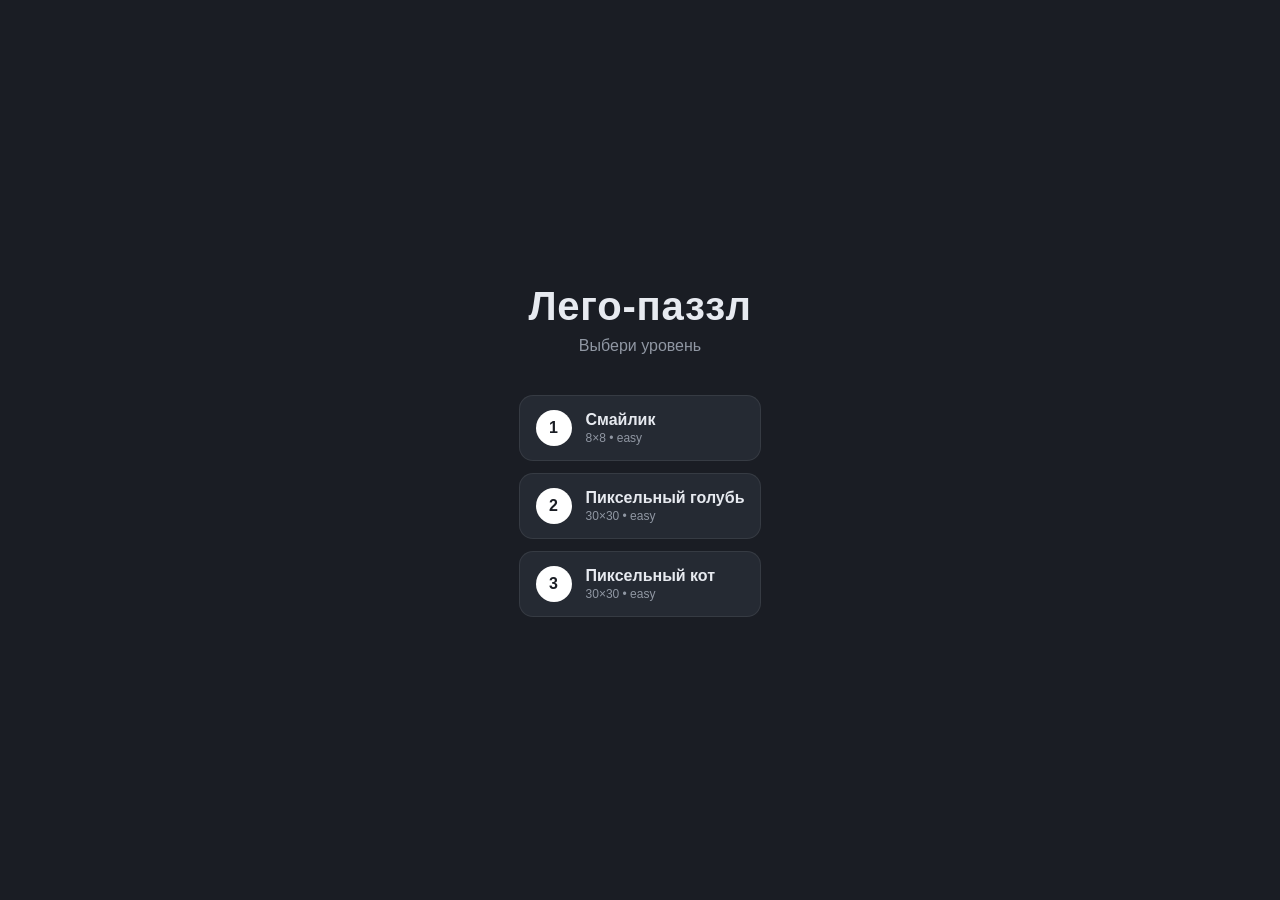
<file: index.html>
<!DOCTYPE html>
<html lang="ru">
<head>
  <meta charset="UTF-8" />
  <meta name="viewport" content="width=device-width, initial-scale=1.0, viewport-fit=cover, user-scalable=no" />
  <meta name="theme-color" content="#1c1c1c" />
  <title>Лего-паззл</title>
  <link rel="stylesheet" href="styles.css?v=1" />
</head>
<body>
  <!-- === ЭКРАН ГЛАВНОЙ === -->
  <section id="screen-home" class="screen">
    <div class="home-content">
      <h1 class="title">Лего-паззл</h1>
      <p class="subtitle">Выбери уровень</p>
      <div id="levels-list" class="levels-list"></div>
    </div>
  </section>

  <!-- === ЭКРАН ИГРЫ === -->
  <section id="screen-game" class="screen">
    <header class="game-header">
      <button id="btn-back" class="icon-btn" aria-label="Назад">←</button>
      <span id="level-title" class="level-title">Уровень</span>
      <button id="btn-reset" class="icon-btn" aria-label="Сбросить уровень">↺</button>
    </header>

    <div class="board-wrap">
      <div id="selection-info" class="selection-info" aria-live="polite"></div>
      <div id="board-viewport" class="board-viewport">
        <div id="puzzle-grid" class="puzzle-grid"></div>
      </div>
      <div class="zoom-control" id="zoom-control">
        <button id="zoom-in" class="zoom-btn" aria-label="Приблизить">+</button>
        <input type="range" id="zoom-slider" min="0.25" max="5" step="0.05" value="1" aria-label="Зум">
        <button id="zoom-out" class="zoom-btn" aria-label="Отдалить">−</button>
        <div class="zoom-value" id="zoom-value">1×</div>
      </div>
    </div>

    <div class="inventory-wrap">
      <div class="inventory-label">Инвентарь</div>
      <div id="inventory" class="inventory"></div>
    </div>
  </section>

  <!-- === ОВЕРЛЕЙ ПОБЕДЫ === -->
  <div id="win-overlay" class="overlay">
    <div class="overlay-card">
      <h2>🎉 Уровень пройден!</h2>
      <p>Все детали стоят на своих местах.</p>
      <button id="btn-win-next" class="btn btn-primary">Дальше</button>
    </div>
  </div>

  <!-- === СКРИПТЫ === -->
  <script src="config.js?v=1"></script>
  <script src="migrations.js?v=1"></script>
  <script src="storage.js?v=1"></script>
  <script src="levels.js?v=1"></script>
  <script src="audio.js?v=1"></script>
  <script src="game.js?v=1"></script>
  <script src="ui.js?v=1"></script>
  <script src="main.js?v=1"></script>
</body>
</html>
</file>
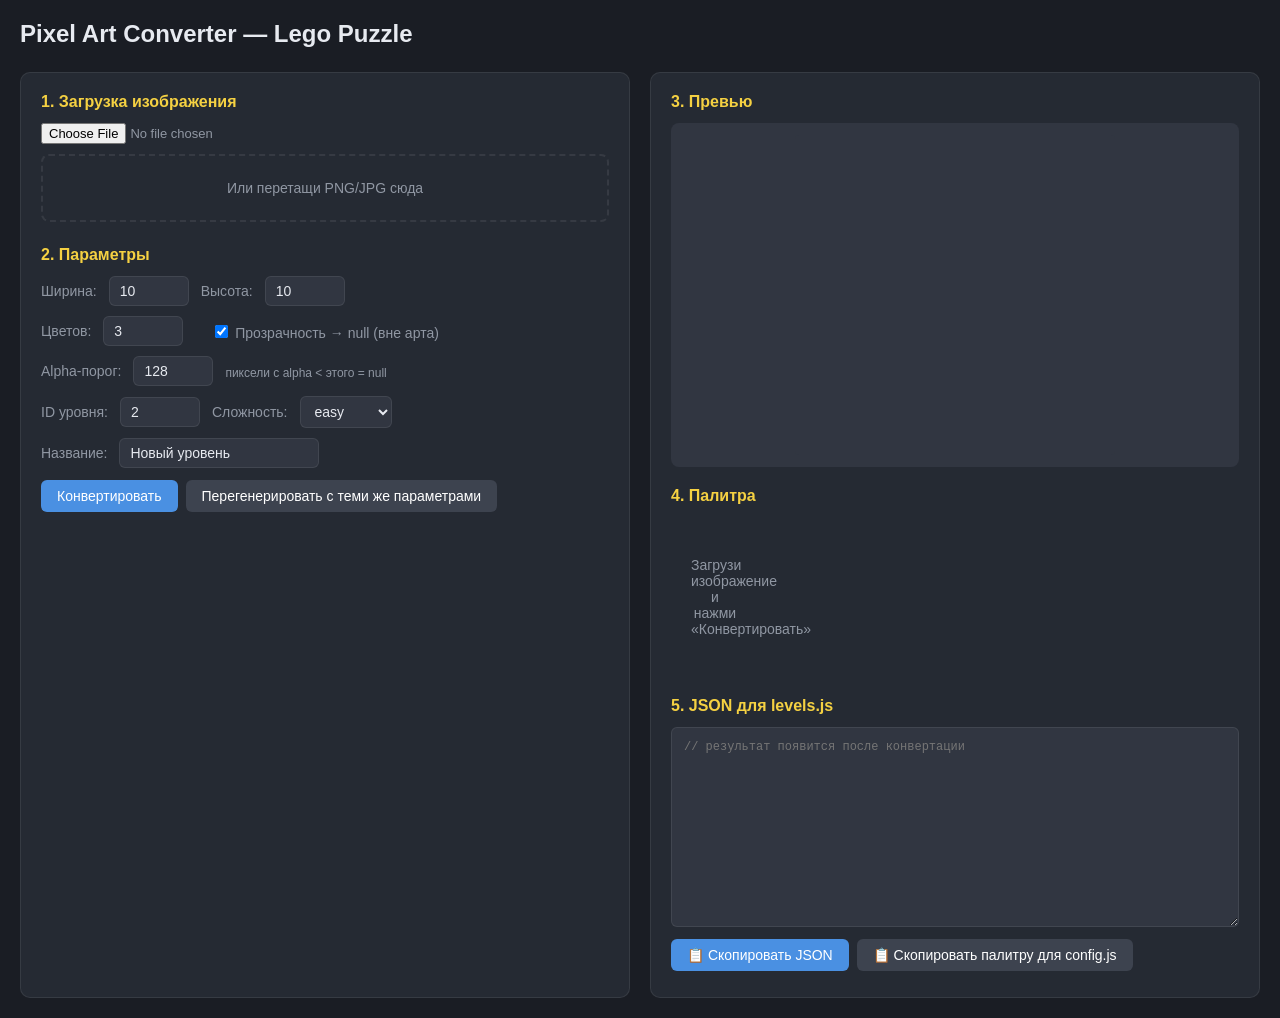
<file: tools/pixelart-converter/index.html>
<!DOCTYPE html>
<html lang="ru">
<head>
<meta charset="UTF-8">
<meta name="viewport" content="width=device-width, initial-scale=1.0">
<title>Pixel Art Converter — Lego Puzzle</title>
<style>
  :root {
    --bg-0: #1a1d24;
    --bg-1: #252a33;
    --bg-2: #313641;
    --bg-3: #3d434f;
    --text: #e7eaf0;
    --text-dim: #9097a3;
    --accent: #4a90e2;
    --accent-2: #f5d142;
    --stroke: rgba(255, 255, 255, 0.08);
    --danger: #d63b3b;
  }
  * { box-sizing: border-box; }
  html, body {
    margin: 0; padding: 0;
    background: var(--bg-0); color: var(--text);
    font-family: -apple-system, BlinkMacSystemFont, "Segoe UI", Roboto, Arial, sans-serif;
    min-height: 100vh;
    -webkit-font-smoothing: antialiased;
  }
  body { padding: 20px; }
  h1 { margin: 0 0 24px; font-size: 24px; }
  h2 { font-size: 16px; margin: 0 0 12px; color: var(--accent-2); }
  h3 { font-size: 14px; margin: 12px 0 8px; }
  .layout {
    display: grid;
    grid-template-columns: 1fr 1fr;
    gap: 20px;
    max-width: 1400px;
    margin: 0 auto;
  }
  @media (max-width: 900px) {
    .layout { grid-template-columns: 1fr; }
  }
  .panel {
    background: var(--bg-1);
    border: 1px solid var(--stroke);
    border-radius: 10px;
    padding: 20px;
  }
  .row { display: flex; gap: 12px; align-items: center; margin-bottom: 10px; flex-wrap: wrap; }
  .row label { font-size: 14px; color: var(--text-dim); white-space: nowrap; }
  input[type="number"], input[type="text"] {
    background: var(--bg-2); color: var(--text);
    border: 1px solid var(--stroke);
    border-radius: 6px;
    padding: 6px 10px;
    font-family: inherit;
    width: 80px;
    font-size: 14px;
  }
  input[type="text"].hex { width: 100px; font-family: ui-monospace, Menlo, Consolas, monospace; }
  input[type="range"] { width: 100%; }
  input[type="file"] {
    color: var(--text-dim);
    font-size: 13px;
  }
  button {
    background: var(--accent); color: white;
    border: none; border-radius: 6px;
    padding: 8px 16px; font-size: 14px;
    cursor: pointer;
    font-family: inherit;
    transition: opacity 0.15s ease;
  }
  button:hover { opacity: 0.9; }
  button.secondary { background: var(--bg-3); }
  button.danger { background: var(--danger); }
  .btn-row { display: flex; gap: 8px; }
  .dropzone {
    border: 2px dashed var(--stroke);
    border-radius: 8px;
    padding: 24px;
    text-align: center;
    color: var(--text-dim);
    font-size: 14px;
    margin-top: 10px;
    transition: background 0.15s ease, border-color 0.15s ease;
  }
  .dropzone.over { background: var(--bg-2); border-color: var(--accent); color: var(--text); }
  canvas#original {
    max-width: 100%;
    max-height: 200px;
    image-rendering: auto;
    display: block;
    margin: 12px auto 0;
    background:
      linear-gradient(45deg, #333 25%, transparent 25%) 0 0/16px 16px,
      linear-gradient(-45deg, #333 25%, transparent 25%) 0 8px/16px 16px,
      linear-gradient(45deg, transparent 75%, #333 75%) 8px -8px/16px 16px,
      linear-gradient(-45deg, transparent 75%, #333 75%) 8px 0/16px 16px,
      #444;
    border-radius: 4px;
  }
  canvas#pixelated {
    image-rendering: pixelated;
    image-rendering: -moz-crisp-edges;
    display: block;
    margin: 0 auto;
    background: var(--bg-2);
    border-radius: 4px;
  }
  .preview-wrap {
    background: var(--bg-2);
    padding: 12px;
    border-radius: 8px;
    display: flex;
    align-items: center;
    justify-content: center;
    min-height: 220px;
  }
  .palette {
    display: grid;
    grid-template-columns: repeat(auto-fill, minmax(80px, 1fr));
    gap: 8px;
    margin-top: 8px;
  }
  .palette-item {
    background: var(--bg-2);
    border: 2px solid var(--stroke);
    border-radius: 8px;
    padding: 8px;
    cursor: pointer;
    text-align: center;
    transition: border-color 0.15s ease;
  }
  .palette-item:hover { border-color: var(--text-dim); }
  .palette-item.active { border-color: var(--accent); }
  .palette-swatch {
    width: 100%;
    aspect-ratio: 1;
    border-radius: 4px;
    border: 1px solid rgba(255,255,255,0.1);
    margin-bottom: 4px;
  }
  .palette-code {
    font-family: ui-monospace, Menlo, Consolas, monospace;
    font-weight: 700;
    font-size: 14px;
  }
  .palette-hex {
    font-family: ui-monospace, Menlo, Consolas, monospace;
    font-size: 10px;
    color: var(--text-dim);
  }
  .palette-count {
    font-size: 10px;
    color: var(--text-dim);
    margin-top: 2px;
  }
  .editor {
    background: var(--bg-2);
    padding: 16px;
    border-radius: 8px;
    margin-top: 16px;
  }
  .slider-row {
    display: grid;
    grid-template-columns: 50px 1fr 50px;
    gap: 12px;
    align-items: center;
    margin-bottom: 10px;
  }
  .slider-row label { font-size: 13px; color: var(--text-dim); }
  .slider-row .value {
    text-align: right;
    font-family: ui-monospace, Menlo, Consolas, monospace;
    font-size: 13px;
  }
  .swatch-large {
    width: 100%;
    height: 60px;
    border-radius: 6px;
    border: 1px solid var(--stroke);
    margin-bottom: 12px;
  }
  textarea {
    width: 100%;
    min-height: 200px;
    background: var(--bg-2); color: var(--text);
    border: 1px solid var(--stroke);
    border-radius: 6px;
    padding: 12px;
    font-family: ui-monospace, Menlo, Consolas, monospace;
    font-size: 12px;
    resize: vertical;
  }
  .hint { font-size: 12px; color: var(--text-dim); margin-top: 4px; }
  .empty-state {
    color: var(--text-dim);
    text-align: center;
    padding: 40px 20px;
    font-size: 14px;
  }
  .grid-info {
    font-size: 12px;
    color: var(--text-dim);
    text-align: center;
    margin-top: 8px;
  }
  /* Hue slider gradient */
  input[type="range"].hue-slider {
    -webkit-appearance: none;
    appearance: none;
    height: 12px;
    background: linear-gradient(to right,
      #ff0000 0%, #ffff00 17%, #00ff00 33%,
      #00ffff 50%, #0000ff 67%, #ff00ff 83%, #ff0000 100%);
    border-radius: 6px;
    outline: none;
  }
  input[type="range"].hue-slider::-webkit-slider-thumb {
    -webkit-appearance: none;
    width: 16px; height: 16px;
    background: #fff; border-radius: 50%;
    border: 2px solid #000;
    cursor: pointer;
  }
</style>
</head>
<body>

<h1>Pixel Art Converter — Lego Puzzle</h1>

<div class="layout">

  <!-- ===== ЛЕВАЯ КОЛОНКА: ВХОД ===== -->
  <div class="panel">
    <h2>1. Загрузка изображения</h2>
    <input type="file" id="file" accept="image/*">
    <div id="dropzone" class="dropzone">Или перетащи PNG/JPG сюда</div>
    <canvas id="original" width="200" height="200" style="display:none"></canvas>
    <div id="img-info" class="hint"></div>

    <h2 style="margin-top: 24px">2. Параметры</h2>
    <div class="row">
      <label>Ширина:</label>
      <input type="number" id="cols" min="4" max="100" value="10">
      <label>Высота:</label>
      <input type="number" id="rows" min="4" max="100" value="10">
    </div>
    <div class="row">
      <label>Цветов:</label>
      <input type="number" id="kColors" min="2" max="12" value="3">
      <label style="margin-left: 16px">
        <input type="checkbox" id="trim-bg" checked>
        Прозрачность → null (вне арта)
      </label>
    </div>
    <div class="row">
      <label>Alpha-порог:</label>
      <input type="number" id="alpha-thr" min="0" max="255" value="128">
      <span class="hint">пиксели с alpha &lt; этого = null</span>
    </div>
    <div class="row">
      <label>ID уровня:</label>
      <input type="number" id="level-id" min="1" value="2">
      <label>Сложность:</label>
      <select id="difficulty" style="background: var(--bg-2); color: var(--text); border: 1px solid var(--stroke); border-radius: 6px; padding: 6px 10px; font-family: inherit; font-size: 14px;">
        <option value="easy">easy</option>
        <option value="medium">medium</option>
        <option value="hard">hard</option>
      </select>
    </div>
    <div class="row">
      <label>Название:</label>
      <input type="text" id="level-name" value="Новый уровень" style="width: 200px">
    </div>
    <div class="btn-row" style="margin-top: 12px">
      <button id="generate">Конвертировать</button>
      <button id="reload" class="secondary">Перегенерировать с теми же параметрами</button>
    </div>
  </div>

  <!-- ===== ПРАВАЯ КОЛОНКА: РЕЗУЛЬТАТ ===== -->
  <div class="panel">
    <h2>3. Превью</h2>
    <div class="preview-wrap">
      <canvas id="pixelated" width="320" height="320">
      </canvas>
    </div>
    <div id="grid-info" class="grid-info"></div>

    <h2 style="margin-top: 20px">4. Палитра <span class="hint" id="palette-hint"></span></h2>
    <div id="palette" class="palette">
      <div class="empty-state">Загрузи изображение и нажми «Конвертировать»</div>
    </div>

    <div id="editor" class="editor" style="display: none">
      <h3>Редактируется: <span id="ce-code">A</span></h3>
      <div class="swatch-large" id="ce-swatch"></div>
      <div class="row">
        <label>Hex:</label>
        <input type="text" id="ce-hex" class="hex" value="#000000">
        <label>Picker:</label>
        <input type="color" id="ce-picker" value="#000000">
        <label>Код:</label>
        <input type="text" id="ce-code-input" class="hex" maxlength="3" value="A" style="width:60px">
      </div>
      <div class="slider-row">
        <label>Hue</label>
        <input type="range" id="ce-h" class="hue-slider" min="0" max="360" step="1" value="0">
        <span class="value" id="ce-h-val">0°</span>
      </div>
      <div class="slider-row">
        <label>Sat</label>
        <input type="range" id="ce-s" min="0" max="100" step="1" value="0">
        <span class="value" id="ce-s-val">0%</span>
      </div>
      <div class="slider-row">
        <label>Light</label>
        <input type="range" id="ce-l" min="0" max="100" step="1" value="0">
        <span class="value" id="ce-l-val">0%</span>
      </div>
      <button id="ce-close" class="secondary">Готово</button>
    </div>

    <h2 style="margin-top: 20px">5. JSON для levels.js</h2>
    <textarea id="json-output" readonly placeholder="// результат появится после конвертации"></textarea>
    <div class="btn-row" style="margin-top: 8px">
      <button id="copy-json">📋 Скопировать JSON</button>
      <button id="copy-colors" class="secondary">📋 Скопировать палитру для config.js</button>
    </div>
    <div id="copy-status" class="hint" style="margin-top: 6px"></div>
  </div>

</div>

<script>
'use strict';

// ===================================================================
// Цветовые утилиты
// ===================================================================
function rgbToHex(r, g, b) {
  const h = (n) => Math.max(0, Math.min(255, Math.round(n))).toString(16).padStart(2, '0');
  return '#' + h(r) + h(g) + h(b);
}
function hexToRgb(hex) {
  if (!hex) return { r: 0, g: 0, b: 0 };
  hex = hex.replace('#', '').trim();
  if (hex.length === 3) hex = hex.split('').map(c => c + c).join('');
  if (hex.length !== 6 || /[^0-9a-f]/i.test(hex)) return null;
  return {
    r: parseInt(hex.substr(0, 2), 16),
    g: parseInt(hex.substr(2, 2), 16),
    b: parseInt(hex.substr(4, 2), 16),
  };
}
function rgbToHsl(r, g, b) {
  r /= 255; g /= 255; b /= 255;
  const max = Math.max(r, g, b), min = Math.min(r, g, b);
  let h = 0, s = 0;
  const l = (max + min) / 2;
  if (max !== min) {
    const d = max - min;
    s = l > 0.5 ? d / (2 - max - min) : d / (max + min);
    if (max === r) h = (g - b) / d + (g < b ? 6 : 0);
    else if (max === g) h = (b - r) / d + 2;
    else h = (r - g) / d + 4;
    h *= 60;
  }
  return { h: Math.round(h), s: Math.round(s * 100), l: Math.round(l * 100) };
}
function hslToRgb(h, s, l) {
  h = ((h % 360) + 360) % 360;
  s /= 100; l /= 100;
  const c = (1 - Math.abs(2 * l - 1)) * s;
  const x = c * (1 - Math.abs(((h / 60) % 2) - 1));
  const m = l - c / 2;
  let r1 = 0, g1 = 0, b1 = 0;
  if (h < 60)       { r1 = c; g1 = x; b1 = 0; }
  else if (h < 120) { r1 = x; g1 = c; b1 = 0; }
  else if (h < 180) { r1 = 0; g1 = c; b1 = x; }
  else if (h < 240) { r1 = 0; g1 = x; b1 = c; }
  else if (h < 300) { r1 = x; g1 = 0; b1 = c; }
  else              { r1 = c; g1 = 0; b1 = x; }
  return {
    r: Math.round((r1 + m) * 255),
    g: Math.round((g1 + m) * 255),
    b: Math.round((b1 + m) * 255),
  };
}

// ===================================================================
// K-means quantization
// ===================================================================
function kmeans(pixels, k, maxIter) {
  maxIter = maxIter || 30;
  if (pixels.length <= k) {
    return {
      centroids: pixels.map(p => ({ r: p.r, g: p.g, b: p.b })),
      assignments: pixels.map((_, i) => i)
    };
  }
  // k-means++ initialization
  const centroids = [];
  centroids.push({ ...pixels[Math.floor(Math.random() * pixels.length)] });
  while (centroids.length < k) {
    const distances = pixels.map(p => {
      let minD = Infinity;
      for (let i = 0; i < centroids.length; i++) {
        const c = centroids[i];
        const dr = p.r - c.r, dg = p.g - c.g, db = p.b - c.b;
        const d = dr * dr + dg * dg + db * db;
        if (d < minD) minD = d;
      }
      return minD;
    });
    let total = 0;
    for (let i = 0; i < distances.length; i++) total += distances[i];
    if (total === 0) {
      centroids.push({ ...pixels[Math.floor(Math.random() * pixels.length)] });
      continue;
    }
    let r = Math.random() * total;
    let idx = 0;
    for (let i = 0; i < distances.length; i++) {
      r -= distances[i];
      if (r <= 0) { idx = i; break; }
    }
    centroids.push({ ...pixels[idx] });
  }
  // iterate
  const assignments = new Array(pixels.length).fill(-1);
  for (let iter = 0; iter < maxIter; iter++) {
    let changed = false;
    for (let i = 0; i < pixels.length; i++) {
      let minD = Infinity, best = 0;
      for (let kk = 0; kk < k; kk++) {
        const c = centroids[kk];
        const dr = pixels[i].r - c.r, dg = pixels[i].g - c.g, db = pixels[i].b - c.b;
        const d = dr * dr + dg * dg + db * db;
        if (d < minD) { minD = d; best = kk; }
      }
      if (assignments[i] !== best) { changed = true; assignments[i] = best; }
    }
    if (!changed) break;
    const sums = Array.from({ length: k }, () => ({ r: 0, g: 0, b: 0, count: 0 }));
    for (let i = 0; i < pixels.length; i++) {
      const s = sums[assignments[i]];
      s.r += pixels[i].r; s.g += pixels[i].g; s.b += pixels[i].b; s.count++;
    }
    for (let kk = 0; kk < k; kk++) {
      if (sums[kk].count > 0) {
        centroids[kk].r = sums[kk].r / sums[kk].count;
        centroids[kk].g = sums[kk].g / sums[kk].count;
        centroids[kk].b = sums[kk].b / sums[kk].count;
      } else {
        // пустой кластер — переинициализируем
        centroids[kk] = { ...pixels[Math.floor(Math.random() * pixels.length)] };
      }
    }
  }
  return { centroids, assignments };
}

// ===================================================================
// State приложения
// ===================================================================
const state = {
  image: null,       // HTMLImageElement
  imageInfo: null,   // { width, height }
  cols: 10,
  rows: 10,
  k: 3,
  trimBg: true,
  alphaThr: 128,
  levelId: 2,
  difficulty: 'easy',
  levelName: 'Новый уровень',
  // Результат конвертации:
  grid: null,        // [[code|null, ...], ...]
  palette: null,     // [{code, r, g, b, hex, count}]
  activeColorIdx: -1,
};

// ===================================================================
// DOM
// ===================================================================
const $ = (id) => document.getElementById(id);
const elFile = $('file');
const elDropzone = $('dropzone');
const elOriginal = $('original');
const elImgInfo = $('img-info');
const elCols = $('cols');
const elRows = $('rows');
const elK = $('kColors');
const elTrim = $('trim-bg');
const elAlphaThr = $('alpha-thr');
const elLevelId = $('level-id');
const elDifficulty = $('difficulty');
const elLevelName = $('level-name');
const elGenerate = $('generate');
const elReload = $('reload');
const elPixelated = $('pixelated');
const elGridInfo = $('grid-info');
const elPalette = $('palette');
const elPaletteHint = $('palette-hint');
const elEditor = $('editor');
const elCeCode = $('ce-code');
const elCeCodeInput = $('ce-code-input');
const elCeSwatch = $('ce-swatch');
const elCeHex = $('ce-hex');
const elCePicker = $('ce-picker');
const elCeH = $('ce-h');
const elCeS = $('ce-s');
const elCeL = $('ce-l');
const elCeHVal = $('ce-h-val');
const elCeSVal = $('ce-s-val');
const elCeLVal = $('ce-l-val');
const elCeClose = $('ce-close');
const elJsonOut = $('json-output');
const elCopyJson = $('copy-json');
const elCopyColors = $('copy-colors');
const elCopyStatus = $('copy-status');

// ===================================================================
// Загрузка картинки
// ===================================================================
function loadImageFromFile(file) {
  if (!file || !file.type.startsWith('image/')) {
    alert('Нужно изображение (PNG/JPG/GIF/WebP).');
    return;
  }
  const reader = new FileReader();
  reader.onload = (ev) => {
    const img = new Image();
    img.onload = () => {
      state.image = img;
      state.imageInfo = { width: img.width, height: img.height };
      elImgInfo.textContent = 'Оригинал: ' + img.width + ' × ' + img.height + ' px';
      // Рисуем превью оригинала
      const maxSide = 200;
      const scale = Math.min(maxSide / img.width, maxSide / img.height, 1);
      elOriginal.width = Math.round(img.width * scale);
      elOriginal.height = Math.round(img.height * scale);
      elOriginal.style.display = 'block';
      const ctx = elOriginal.getContext('2d');
      ctx.clearRect(0, 0, elOriginal.width, elOriginal.height);
      ctx.drawImage(img, 0, 0, elOriginal.width, elOriginal.height);
    };
    img.src = ev.target.result;
  };
  reader.readAsDataURL(file);
}

elFile.addEventListener('change', (ev) => {
  if (ev.target.files && ev.target.files[0]) {
    loadImageFromFile(ev.target.files[0]);
  }
});
['dragenter', 'dragover'].forEach(t => {
  elDropzone.addEventListener(t, (e) => {
    e.preventDefault(); e.stopPropagation();
    elDropzone.classList.add('over');
  });
});
['dragleave', 'drop'].forEach(t => {
  elDropzone.addEventListener(t, (e) => {
    e.preventDefault(); e.stopPropagation();
    elDropzone.classList.remove('over');
  });
});
elDropzone.addEventListener('drop', (e) => {
  if (e.dataTransfer && e.dataTransfer.files && e.dataTransfer.files[0]) {
    loadImageFromFile(e.dataTransfer.files[0]);
  }
});

// ===================================================================
// Конвертация
// ===================================================================
function readParams() {
  state.cols = Math.max(2, Math.min(100, parseInt(elCols.value, 10) || 10));
  state.rows = Math.max(2, Math.min(100, parseInt(elRows.value, 10) || 10));
  state.k = Math.max(2, Math.min(12, parseInt(elK.value, 10) || 3));
  state.trimBg = elTrim.checked;
  state.alphaThr = Math.max(0, Math.min(255, parseInt(elAlphaThr.value, 10) || 128));
  state.levelId = Math.max(1, parseInt(elLevelId.value, 10) || 2);
  state.difficulty = elDifficulty.value;
  state.levelName = (elLevelName.value || 'Новый уровень').trim();
}

function generateCode(i) {
  // A..Z -> AA..AZ -> ...
  if (i < 26) return String.fromCharCode(65 + i);
  return String.fromCharCode(65 + Math.floor(i / 26) - 1) + String.fromCharCode(65 + (i % 26));
}

function convert() {
  if (!state.image) {
    alert('Сначала загрузи изображение.');
    return;
  }
  readParams();

  // 1. Уменьшаем картинку до cols x rows.
  const tmp = document.createElement('canvas');
  tmp.width = state.cols;
  tmp.height = state.rows;
  const tctx = tmp.getContext('2d');
  tctx.imageSmoothingEnabled = true;
  tctx.imageSmoothingQuality = 'high';
  tctx.clearRect(0, 0, state.cols, state.rows);
  tctx.drawImage(state.image, 0, 0, state.cols, state.rows);
  const imageData = tctx.getImageData(0, 0, state.cols, state.rows);
  const data = imageData.data;

  // 2. Собираем не-прозрачные пиксели.
  const pixels = [];
  const pixelIndex = []; // (i*cols+j) -> index in pixels или -1
  for (let r = 0; r < state.rows; r++) {
    for (let c = 0; c < state.cols; c++) {
      const off = (r * state.cols + c) * 4;
      const alpha = data[off + 3];
      if (state.trimBg && alpha < state.alphaThr) {
        pixelIndex.push(-1);
      } else {
        pixels.push({ r: data[off], g: data[off + 1], b: data[off + 2] });
        pixelIndex.push(pixels.length - 1);
      }
    }
  }

  if (pixels.length === 0) {
    alert('Все пиксели прозрачные — нечего конвертировать. Снизь Alpha-порог или сними галочку «Прозрачность → null».');
    return;
  }

  // 3. K-means.
  const effectiveK = Math.min(state.k, pixels.length);
  const { centroids, assignments } = kmeans(pixels, effectiveK);

  // 4. Подсчёт частоты каждого центроида.
  const counts = new Array(centroids.length).fill(0);
  for (let i = 0; i < assignments.length; i++) counts[assignments[i]]++;

  // 5. Сортируем центроиды по убыванию частоты — самый частый получит код A.
  const order = centroids.map((_, i) => i).sort((a, b) => counts[b] - counts[a]);
  const remap = new Array(centroids.length);
  for (let i = 0; i < order.length; i++) remap[order[i]] = i;

  // 6. Строим палитру.
  const palette = order.map((origIdx, newIdx) => {
    const c = centroids[origIdx];
    const r = Math.round(c.r), g = Math.round(c.g), b = Math.round(c.b);
    return {
      code: generateCode(newIdx),
      r, g, b,
      hex: rgbToHex(r, g, b),
      count: counts[origIdx],
    };
  });

  // 7. Строим grid.
  const grid = [];
  let pIdx = 0;
  for (let r = 0; r < state.rows; r++) {
    const row = [];
    for (let c = 0; c < state.cols; c++) {
      const idx = pixelIndex[r * state.cols + c];
      if (idx === -1) {
        row.push(null);
      } else {
        const cluster = assignments[idx];
        row.push(palette[remap[cluster]].code);
      }
    }
    grid.push(row);
  }

  state.grid = grid;
  state.palette = palette;
  state.activeColorIdx = -1;

  renderPreview();
  renderPalette();
  closeEditor();
  renderJson();
}

// ===================================================================
// Превью
// ===================================================================
function renderPreview() {
  if (!state.grid || !state.palette) return;
  // Размер canvas: вычисляем подходящий cell size для отображения ~340px max.
  const maxSide = 340;
  const cellSize = Math.max(4, Math.floor(maxSide / Math.max(state.cols, state.rows)));
  const w = state.cols * cellSize;
  const h = state.rows * cellSize;
  elPixelated.width = w;
  elPixelated.height = h;
  const ctx = elPixelated.getContext('2d');
  ctx.imageSmoothingEnabled = false;

  // Фон под прозрачные клетки — клетчатый
  ctx.fillStyle = '#252a33';
  ctx.fillRect(0, 0, w, h);
  // Шахматка для null-клеток
  const tile = Math.max(4, Math.floor(cellSize / 2));
  for (let y = 0; y < h; y += tile) {
    for (let x = 0; x < w; x += tile) {
      if (((x / tile + y / tile) | 0) % 2 === 0) {
        ctx.fillStyle = '#2d3340';
        ctx.fillRect(x, y, tile, tile);
      }
    }
  }
  const paletteMap = {};
  state.palette.forEach(p => { paletteMap[p.code] = p.hex; });

  for (let r = 0; r < state.rows; r++) {
    for (let c = 0; c < state.cols; c++) {
      const code = state.grid[r][c];
      if (code === null) continue;
      ctx.fillStyle = paletteMap[code] || '#ff00ff';
      ctx.fillRect(c * cellSize, r * cellSize, cellSize, cellSize);
    }
  }
  elGridInfo.textContent = 'Сетка: ' + state.cols + ' × ' + state.rows +
    ' (' + state.palette.length + ' цветов, ' +
    state.grid.flat().filter(x => x !== null).length + ' клеток с подложкой)';
}

// ===================================================================
// Палитра
// ===================================================================
function renderPalette() {
  elPalette.innerHTML = '';
  if (!state.palette) return;
  elPaletteHint.textContent = ' (клик — редактировать)';
  state.palette.forEach((p, i) => {
    const item = document.createElement('div');
    item.className = 'palette-item' + (i === state.activeColorIdx ? ' active' : '');
    item.innerHTML = `
      <div class="palette-swatch" style="background: ${p.hex}"></div>
      <div class="palette-code">${p.code}</div>
      <div class="palette-hex">${p.hex}</div>
      <div class="palette-count">${p.count} px</div>
    `;
    item.addEventListener('click', () => openEditor(i));
    elPalette.appendChild(item);
  });
}

// ===================================================================
// Редактор цвета
// ===================================================================
function openEditor(i) {
  if (!state.palette || !state.palette[i]) return;
  state.activeColorIdx = i;
  const p = state.palette[i];
  elEditor.style.display = 'block';
  elCeCode.textContent = p.code;
  elCeCodeInput.value = p.code;
  syncEditorFromColor(p);
  renderPalette(); // обновить active state
}

function closeEditor() {
  state.activeColorIdx = -1;
  elEditor.style.display = 'none';
  renderPalette();
}

function syncEditorFromColor(p) {
  elCeSwatch.style.background = p.hex;
  elCeHex.value = p.hex;
  elCePicker.value = p.hex;
  const hsl = rgbToHsl(p.r, p.g, p.b);
  elCeH.value = hsl.h;
  elCeS.value = hsl.s;
  elCeL.value = hsl.l;
  elCeHVal.textContent = hsl.h + '°';
  elCeSVal.textContent = hsl.s + '%';
  elCeLVal.textContent = hsl.l + '%';
}

function updateActiveColor(rgb) {
  if (state.activeColorIdx < 0 || !state.palette) return;
  const p = state.palette[state.activeColorIdx];
  p.r = rgb.r; p.g = rgb.g; p.b = rgb.b;
  p.hex = rgbToHex(p.r, p.g, p.b);
  elCeSwatch.style.background = p.hex;
  elCeHex.value = p.hex;
  elCePicker.value = p.hex;
  renderPreview();
  renderPalette();
  renderJson();
}

elCeHex.addEventListener('input', () => {
  const rgb = hexToRgb(elCeHex.value);
  if (!rgb) return;
  updateActiveColor(rgb);
  const hsl = rgbToHsl(rgb.r, rgb.g, rgb.b);
  elCeH.value = hsl.h; elCeS.value = hsl.s; elCeL.value = hsl.l;
  elCeHVal.textContent = hsl.h + '°'; elCeSVal.textContent = hsl.s + '%'; elCeLVal.textContent = hsl.l + '%';
});
elCePicker.addEventListener('input', () => {
  const rgb = hexToRgb(elCePicker.value);
  if (!rgb) return;
  updateActiveColor(rgb);
  const hsl = rgbToHsl(rgb.r, rgb.g, rgb.b);
  elCeH.value = hsl.h; elCeS.value = hsl.s; elCeL.value = hsl.l;
  elCeHVal.textContent = hsl.h + '°'; elCeSVal.textContent = hsl.s + '%'; elCeLVal.textContent = hsl.l + '%';
});
function onHslChange() {
  const h = parseInt(elCeH.value, 10);
  const s = parseInt(elCeS.value, 10);
  const l = parseInt(elCeL.value, 10);
  elCeHVal.textContent = h + '°';
  elCeSVal.textContent = s + '%';
  elCeLVal.textContent = l + '%';
  const rgb = hslToRgb(h, s, l);
  updateActiveColor(rgb);
}
elCeH.addEventListener('input', onHslChange);
elCeS.addEventListener('input', onHslChange);
elCeL.addEventListener('input', onHslChange);

elCeCodeInput.addEventListener('change', () => {
  const newCode = (elCeCodeInput.value || '').trim().toUpperCase().slice(0, 2);
  if (!newCode || !/^[A-Z0-9]+$/.test(newCode)) {
    elCeCodeInput.value = state.palette[state.activeColorIdx].code;
    return;
  }
  // проверим уникальность
  const dup = state.palette.some((p, idx) => idx !== state.activeColorIdx && p.code === newCode);
  if (dup) {
    alert('Этот код уже используется. Выбери другой.');
    elCeCodeInput.value = state.palette[state.activeColorIdx].code;
    return;
  }
  const old = state.palette[state.activeColorIdx].code;
  state.palette[state.activeColorIdx].code = newCode;
  // обновим grid
  for (let r = 0; r < state.rows; r++) {
    for (let c = 0; c < state.cols; c++) {
      if (state.grid[r][c] === old) state.grid[r][c] = newCode;
    }
  }
  elCeCode.textContent = newCode;
  renderPreview();
  renderPalette();
  renderJson();
});

elCeClose.addEventListener('click', closeEditor);

// ===================================================================
// JSON output
// ===================================================================
function renderJson() {
  if (!state.grid || !state.palette) {
    elJsonOut.value = '';
    return;
  }
  readParams();
  const bgRows = state.grid.map(row => {
    const cells = row.map(c => c === null ? 'null' : JSON.stringify(c));
    return '    [' + cells.join(', ') + ']';
  });
  const levelObj =
    '{\n' +
    '  id: ' + state.levelId + ',\n' +
    '  name: ' + JSON.stringify(state.levelName) + ',\n' +
    '  difficulty: ' + JSON.stringify(state.difficulty) + ',\n' +
    '  rows: ' + state.rows + ',\n' +
    '  cols: ' + state.cols + ',\n' +
    '  bg: [\n' +
    bgRows.join(',\n') + '\n' +
    '  ],\n' +
    '}';
  elJsonOut.value = levelObj;
}

function colorsForConfig() {
  if (!state.palette) return '';
  return state.palette.map(p => '  ' + p.code + ': ' + JSON.stringify(p.hex) + ',').join('\n');
}

function copyToClipboard(text, label) {
  navigator.clipboard.writeText(text).then(() => {
    elCopyStatus.textContent = '✓ Скопировано: ' + label;
    elCopyStatus.style.color = '#5cb85c';
    setTimeout(() => { elCopyStatus.textContent = ''; }, 2000);
  }).catch(err => {
    elCopyStatus.textContent = 'Не удалось скопировать (' + err + '). Выдели текст и Ctrl+C.';
    elCopyStatus.style.color = '#d63b3b';
  });
}

elCopyJson.addEventListener('click', () => {
  if (!elJsonOut.value) return;
  copyToClipboard(elJsonOut.value, 'JSON уровня');
});
elCopyColors.addEventListener('click', () => {
  const text = colorsForConfig();
  if (!text) return;
  copyToClipboard(text, 'палитра для config.js');
});

// ===================================================================
// Кнопки
// ===================================================================
elGenerate.addEventListener('click', convert);
elReload.addEventListener('click', convert);

// Экспорт для отладки (Claude Preview eval) и тестирования
window.__app = {
  state,
  convert,
  loadImageFromFile,
  rgbToHsl,
  hslToRgb,
  rgbToHex,
  hexToRgb,
  kmeans,
};

// JSON-output обновляется при изменении любого мета-поля (после первой конверсии)
['change', 'input'].forEach(ev => {
  [elLevelId, elDifficulty, elLevelName].forEach(input => {
    input.addEventListener(ev, () => {
      if (state.grid) renderJson();
    });
  });
});
</script>
</body>
</html>
</file>
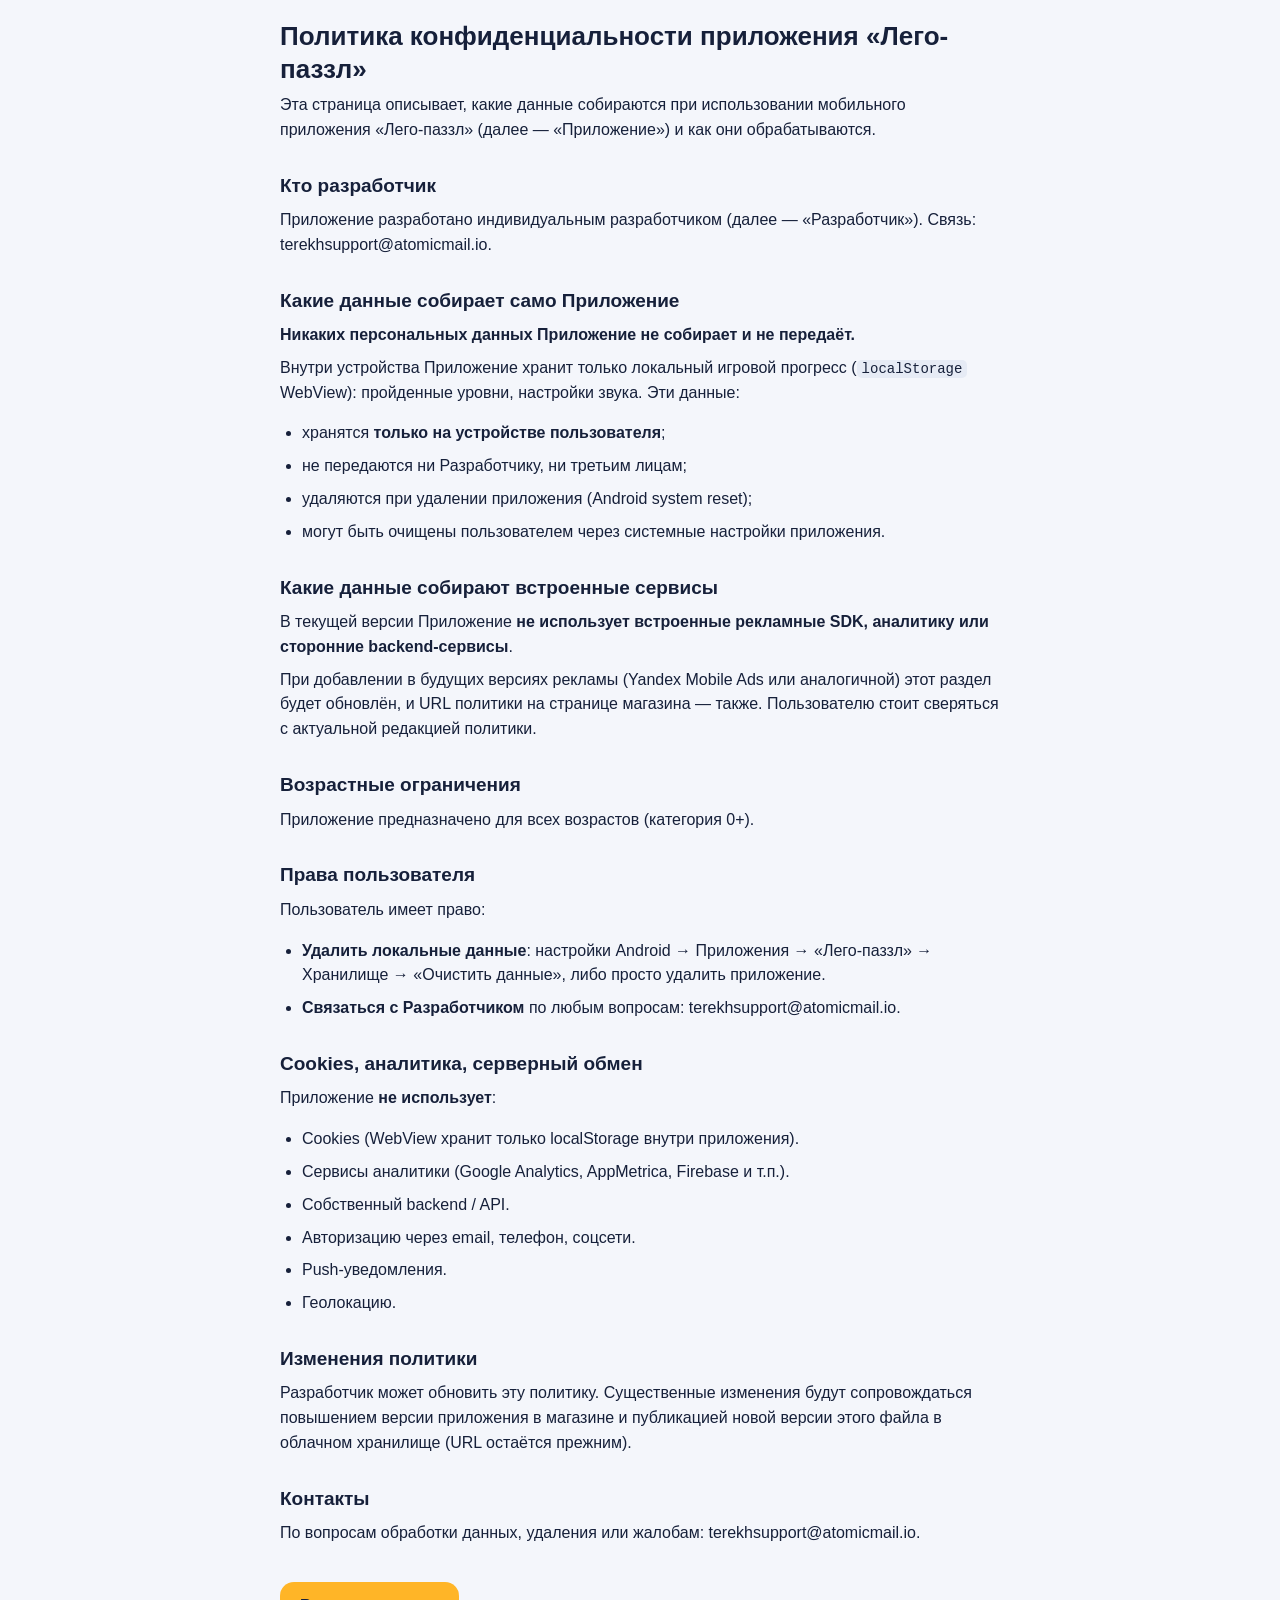
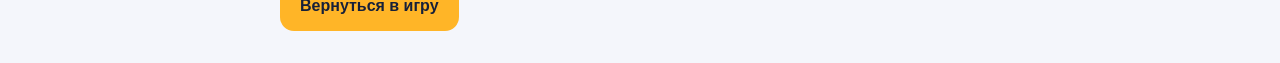
<file: privacy.html>
<!doctype html>
<html lang="ru"><head><meta charset="utf-8">
<meta name="viewport" content="width=device-width, initial-scale=1, viewport-fit=cover">
<title>Политика конфиденциальности — Лего-паззл</title>
<style>
  :root { color-scheme: light; }
  body { margin: 0; padding: 20px 18px calc(env(safe-area-inset-bottom, 0px) + 32px);
    background: #f4f6fb; color: #16203a; line-height: 1.55;
    font: 16px/1.55 -apple-system, "Segoe UI", Roboto, Arial, sans-serif; }
  main { max-width: 720px; margin: 0 auto; }
  h1 { font-size: 26px; margin: 0 0 6px; line-height: 1.25; }
  h2 { font-size: 19px; margin: 28px 0 8px; }
  h3 { font-size: 17px; margin: 20px 0 6px; }
  p, li { margin: 8px 0; }
  ul { padding-left: 22px; }
  a { color: #2f6fd0; }
  code { background: #e6ebf5; padding: 1px 5px; border-radius: 5px; font-size: 14px; }
  .back { display: inline-block; margin-top: 28px; padding: 12px 20px; border-radius: 14px;
    background: #ffb527; color: #16203a; font-weight: 800; text-decoration: none; }
  /*
   * ПЕЧАТЬ — ЭТО ДОКУМЕНТ, А НЕ ЭКРАН ИГРЫ. Из той же страницы печатается PDF
   * для магазина, и кнопка «Вернуться в игру» на его последней странице
   * выглядела ровно тем, чем была, — куском интерфейса, забредшим в юридический
   * документ. Фон и поля тоже экранные: на бумаге нужен белый лист.
   */
  @media print {
    body { background: #fff; padding: 0; font-size: 11pt; }
    main { max-width: none; }
    .back { display: none; }
    a { color: #16203a; }
    h2, h3 { break-after: avoid; }
  }
</style></head>
<body><main>
<h1>Политика конфиденциальности приложения «Лего-паззл»</h1>
<p>Эта страница описывает, какие данные собираются при использовании мобильного приложения «Лего-паззл» (далее — «Приложение») и как они обрабатываются.</p>
<h2>Кто разработчик</h2>
<p>Приложение разработано индивидуальным разработчиком (далее — «Разработчик»). Связь: terekhsupport@atomicmail.io.</p>
<h2>Какие данные собирает само Приложение</h2>
<p><b>Никаких персональных данных Приложение не собирает и не передаёт.</b></p>
<p>Внутри устройства Приложение хранит только локальный игровой прогресс (<code>localStorage</code> WebView): пройденные уровни, настройки звука. Эти данные:</p>
<ul>
<li>хранятся <b>только на устройстве пользователя</b>;</li>
<li>не передаются ни Разработчику, ни третьим лицам;</li>
<li>удаляются при удалении приложения (Android system reset);</li>
<li>могут быть очищены пользователем через системные настройки приложения.</li>
</ul>
<h2>Какие данные собирают встроенные сервисы</h2>
<p>В текущей версии Приложение <b>не использует встроенные рекламные SDK, аналитику или сторонние backend-сервисы</b>.</p>
<p>При добавлении в будущих версиях рекламы (Yandex Mobile Ads или аналогичной) этот раздел будет обновлён, и URL политики на странице магазина — также. Пользователю стоит сверяться с актуальной редакцией политики.</p>
<h2>Возрастные ограничения</h2>
<p>Приложение предназначено для всех возрастов (категория 0+).</p>
<h2>Права пользователя</h2>
<p>Пользователь имеет право:</p>
<ul>
<li><b>Удалить локальные данные</b>: настройки Android → Приложения → «Лего-паззл» → Хранилище → «Очистить данные», либо просто удалить приложение.</li>
<li><b>Связаться с Разработчиком</b> по любым вопросам: terekhsupport@atomicmail.io.</li>
</ul>
<h2>Cookies, аналитика, серверный обмен</h2>
<p>Приложение <b>не использует</b>:</p>
<ul>
<li>Cookies (WebView хранит только localStorage внутри приложения).</li>
<li>Сервисы аналитики (Google Analytics, AppMetrica, Firebase и т.п.).</li>
<li>Собственный backend / API.</li>
<li>Авторизацию через email, телефон, соцсети.</li>
<li>Push-уведомления.</li>
<li>Геолокацию.</li>
</ul>
<h2>Изменения политики</h2>
<p>Разработчик может обновить эту политику. Существенные изменения будут сопровождаться повышением версии приложения в магазине и публикацией новой версии этого файла в облачном хранилище (URL остаётся прежним).</p>
<h2>Контакты</h2>
<p>По вопросам обработки данных, удаления или жалобам: terekhsupport@atomicmail.io.</p>
<a class="back" href="./index.html">Вернуться в игру</a>
</main></body></html>
</file>
<file: styles.css>
/**
 * styles.css — оформление игры «Лего-паззл».
 * Mobile-first. CSS Grid для пиксельной сетки. CSS-переменные для палитры.
 */

:root {
  /* Палитра деталей (зеркало GAME_CONFIG.COLORS) */
  --c-Y: #f5d142;
  --c-R: #d63b3b;
  --c-B: #1c1c1c;
  --c-W: #f0f0f0;
  --c-G: #5cb85c;
  --c-L: #4a90e2;
  --c-O: #e8862c;

  /* Тема */
  --bg-0: #1a1d24;
  --bg-1: #252a33;
  --bg-2: #313641;
  --text: #e7eaf0;
  --text-dim: #9097a3;
  --accent: #ffffff;
  --accent-glow: rgba(255, 255, 255, 0.55);
  --stroke: rgba(255, 255, 255, 0.08);
  --grid-gap: 2px;
  --grid-radius: 4px;
  --part-inset: 14%;

  /* Размер слота инвентаря */
  --slot-size: 42px;
}

* { box-sizing: border-box; }
html, body {
  margin: 0;
  padding: 0;
  width: 100%;
  min-height: 100vh;
  min-height: 100dvh;
  background: var(--bg-0);
  color: var(--text);
  font-family: -apple-system, BlinkMacSystemFont, "Segoe UI", Roboto, "Helvetica Neue", Arial, sans-serif;
  -webkit-font-smoothing: antialiased;
  -webkit-tap-highlight-color: transparent;
  overflow: hidden;
  overscroll-behavior: none;
  touch-action: manipulation;
}

button { font-family: inherit; }

/* ===== Экраны ===== */
.screen {
  display: none;
  position: fixed;
  inset: 0;
  flex-direction: column;
  padding: env(safe-area-inset-top) env(safe-area-inset-right) env(safe-area-inset-bottom) env(safe-area-inset-left);
}
.screen.active { display: flex; }

/* ===== Главная ===== */
#screen-home {
  align-items: center;
  justify-content: center;
}
.home-content {
  text-align: center;
  padding: 32px 24px;
  max-width: 480px;
}
.title {
  font-size: 40px;
  font-weight: 800;
  margin: 0 0 8px;
  letter-spacing: 0.02em;
}
.subtitle {
  font-size: 16px;
  color: var(--text-dim);
  margin: 0 0 40px;
}
.btn {
  display: inline-block;
  border: none;
  border-radius: 14px;
  padding: 14px 32px;
  font-size: 17px;
  font-weight: 600;
  cursor: pointer;
  transition: transform 0.1s ease, background 0.15s ease;
}
.btn:active { transform: scale(0.97); }
.btn-primary {
  background: var(--accent);
  color: var(--bg-0);
}
.btn-primary:hover { opacity: 0.92; }

/* ===== Список уровней на главной ===== */
.levels-list {
  display: grid;
  grid-template-columns: 1fr;
  gap: 12px;
  width: 100%;
  max-width: 380px;
  margin: 0 auto;
}
.level-card {
  display: grid;
  grid-template-columns: 36px 1fr;
  grid-template-rows: auto auto;
  grid-column-gap: 14px;
  align-items: center;
  background: var(--bg-1);
  border: 1px solid var(--stroke);
  border-radius: 14px;
  padding: 14px 16px;
  cursor: pointer;
  text-align: left;
  color: var(--text);
  font-family: inherit;
  transition: transform 0.08s ease, border-color 0.15s ease, background 0.15s ease;
}
.level-card:hover {
  border-color: rgba(255,255,255,0.18);
  background: var(--bg-2);
}
.level-card:active { transform: scale(0.98); }
.level-card .level-num {
  grid-row: 1 / span 2;
  width: 36px; height: 36px;
  border-radius: 50%;
  background: var(--accent);
  color: var(--bg-0);
  display: flex; align-items: center; justify-content: center;
  font-weight: 800; font-size: 16px;
}
.level-card .level-name {
  font-size: 16px;
  font-weight: 600;
}
.level-card .level-meta {
  font-size: 12px;
  color: var(--text-dim);
}

/* ===== Игровой экран ===== */
#screen-game {
  display: none;
}
#screen-game.active {
  display: grid;
  grid-template-rows: auto 1fr auto;
  height: 100vh;
  height: 100dvh;
}

.game-header {
  display: grid;
  grid-template-columns: 48px 1fr 48px;
  align-items: center;
  padding: 12px 16px;
  background: var(--bg-1);
  border-bottom: 1px solid var(--stroke);
}
.icon-btn {
  width: 40px; height: 40px;
  border: none; background: transparent;
  color: var(--text);
  font-size: 22px;
  border-radius: 10px;
  cursor: pointer;
}
.icon-btn:hover { background: var(--bg-2); }
.level-title {
  text-align: center;
  font-size: 17px;
  font-weight: 600;
}

/* ===== Поле ===== */
.board-wrap {
  display: flex;
  flex-direction: column;
  align-items: center;
  justify-content: center;
  padding: 16px;
  min-height: 0;
}
.selection-info {
  height: 22px;
  font-size: 14px;
  color: var(--text-dim);
  margin-bottom: 8px;
  text-align: center;
}

/* Viewport — прозрачная коробка без видимой рамки. Расширяется на
   максимум доступного места между шапкой и инвентарём, чтобы при zoom
   обрезка не бросалась в глаза. overflow:hidden оставлен (чтобы зум не
   зашёл на шапку/инвентарь), но визуально границы не выделены. */
.board-viewport {
  position: relative;
  width: 100%;
  max-width: 92vw;
  max-height: calc(100dvh - 240px);   /* запас под header + inventory + zoom-control */
  aspect-ratio: 1;
  background: transparent;
  border-radius: 0;
  overflow: hidden;
  touch-action: none;
  cursor: grab;
  -webkit-user-select: none;
  user-select: none;
}
.board-viewport.dragging { cursor: grabbing; }

.puzzle-grid {
  position: absolute;
  top: 0; left: 0;
  width: 100%;
  height: 100%;
  /* Никакого CSS-transform — zoom/pan теперь через SVG viewBox.
     Это гарантирует векторный рендер без размытия при любом scale. */
}

/* Векторная отрисовка поля. SVG viewBox = cols × rows, координаты в
   единицах клетки. Zoom = уменьшение viewBox; pan = сдвиг viewBox.x/y. */
.puzzle-svg {
  display: block;
  width: 100%;
  height: 100%;
  shape-rendering: crispEdges;
}
.puzzle-svg .bg {
  pointer-events: all;
}
.puzzle-svg .part {
  pointer-events: none;
  shape-rendering: geometricPrecision;
  transition: r 0.08s ease, stroke-width 0.1s ease;
}
/* Socket — «ямка» на пустой подложке. SVG-filter fSocket добавляет
   inner shadow + лёгкий белый outer-glow снизу. */
.puzzle-svg .socket {
  pointer-events: none;
  shape-rendering: geometricPrecision;
}

/* === Видимость SVG-слоёв по состоянию клетки === */
/* По умолчанию part скрыт (показывается только когда .has-part). */
.puzzle-svg .part { display: none; }
.puzzle-svg .cell.has-part .part { display: inline; }
/* Когда деталь стоит — socket скрыт (его место занимает деталь). */
.puzzle-svg .cell.has-part .socket { display: none; }

/* Вне арта: всё скрыто, фон прозрачный. */
.puzzle-svg .cell.empty .bg { fill: transparent; pointer-events: none; }
.puzzle-svg .cell.empty .socket,
.puzzle-svg .cell.empty .part { display: none; }

/* Selection — белая обводка + чуть крупнее. Stroke рисуется поверх
   filter-обработанного круга. */
.puzzle-svg .cell.selected .part {
  stroke: #ffffff;
  stroke-width: 0.08;
  paint-order: stroke;
  r: 0.36;
}

/* Locked отличается через filter (fFlat без drop-shadow), CSS только
   меняет cursor. */
.puzzle-svg .cell.locked { cursor: default; }

/* ===== Zoom control справа-внизу board-viewport ===== */
.zoom-control {
  position: absolute;
  right: 8px;
  bottom: 8px;
  display: flex;
  flex-direction: column;
  align-items: center;
  gap: 4px;
  padding: 8px 6px;
  background: rgba(0, 0, 0, 0.55);
  border-radius: 14px;
  z-index: 5;
  backdrop-filter: blur(6px);
  -webkit-backdrop-filter: blur(6px);
}
.zoom-btn {
  width: 28px; height: 28px;
  border: none;
  border-radius: 8px;
  background: rgba(255, 255, 255, 0.12);
  color: var(--text);
  font-size: 16px;
  font-weight: 700;
  cursor: pointer;
  display: flex; align-items: center; justify-content: center;
  padding: 0;
}
.zoom-btn:hover { background: rgba(255, 255, 255, 0.2); }
.zoom-btn:active { transform: scale(0.95); }
.zoom-control input[type="range"] {
  writing-mode: vertical-lr;
  direction: rtl;
  -webkit-appearance: slider-vertical;
  appearance: slider-vertical;
  width: 22px;
  height: 110px;
  margin: 0;
  background: transparent;
  cursor: pointer;
}
.zoom-value {
  font-size: 11px;
  color: var(--text-dim);
  font-family: ui-monospace, Menlo, Consolas, monospace;
  min-width: 30px;
  text-align: center;
}

/* Старые DOM-grid правила удалены — поле теперь рендерится через SVG
   (см. .puzzle-svg выше). Цвета rect/circle задаются inline из ui.js
   через game.colorHex(); selection/locked — через CSS-классы на <g>. */

/* ===== Инвентарь ===== */
.inventory-wrap {
  padding: 12px 16px calc(20px + env(safe-area-inset-bottom));
  background: var(--bg-1);
  border-top: 1px solid var(--stroke);
}
.inventory-label {
  font-size: 12px;
  color: var(--text-dim);
  margin-bottom: 8px;
  text-align: center;
  letter-spacing: 0.04em;
  text-transform: uppercase;
}
.inventory {
  display: grid;
  grid-template-columns: repeat(12, 1fr);
  gap: 4px;
  max-width: 480px;
  margin: 0 auto;
}
.slot {
  position: relative;
  aspect-ratio: 1;
  background: var(--bg-2);
  border-radius: 8px;
  cursor: pointer;
  -webkit-user-select: none;
  user-select: none;
}
.slot .part {
  position: absolute;
  inset: 12%;
  border-radius: 50%;
  pointer-events: none;
  box-shadow:
    inset 0 -2px 4px rgba(0,0,0,0.25),
    inset 0 2px 4px rgba(255,255,255,0.22),
    0 1px 2px rgba(0,0,0,0.3);
  transition: transform 0.08s ease, box-shadow 0.15s ease;
}

.slot[data-selected="true"] .part {
  transform: scale(1.15);
  box-shadow:
    inset 0 -2px 4px rgba(0,0,0,0.25),
    inset 0 2px 4px rgba(255,255,255,0.4),
    0 0 0 2px var(--accent),
    0 0 12px var(--accent-glow);
}

/* ===== Оверлей победы ===== */
.overlay {
  position: fixed;
  inset: 0;
  display: none;
  align-items: center;
  justify-content: center;
  background: rgba(0,0,0,0.55);
  backdrop-filter: blur(6px);
  -webkit-backdrop-filter: blur(6px);
  z-index: 100;
}
.overlay.active { display: flex; }
.overlay-card {
  background: var(--bg-1);
  border: 1px solid var(--stroke);
  border-radius: 18px;
  padding: 28px 24px;
  max-width: 320px;
  text-align: center;
  box-shadow: 0 12px 40px rgba(0,0,0,0.4);
}
.overlay-card h2 {
  margin: 0 0 8px;
  font-size: 22px;
}
.overlay-card p {
  margin: 0 0 20px;
  color: var(--text-dim);
}

/* ===== Dev-панель (видна только при ?dev=1) ===== */
/* HTML2APK:DEV_ONLY */
#dev-panel {
  position: fixed;
  top: 8px; right: 8px;
  z-index: 1000;
  display: flex;
  flex-direction: column;
  gap: 6px;
  padding: 8px;
  background: rgba(0,0,0,0.7);
  border: 1px solid rgba(255,255,255,0.15);
  border-radius: 10px;
  font-size: 12px;
}
#dev-panel button {
  background: #444;
  color: #fff;
  border: none;
  padding: 6px 10px;
  border-radius: 6px;
  font-size: 12px;
  cursor: pointer;
}
#dev-panel button:hover { background: #555; }
/* /HTML2APK:DEV_ONLY */
</file>
